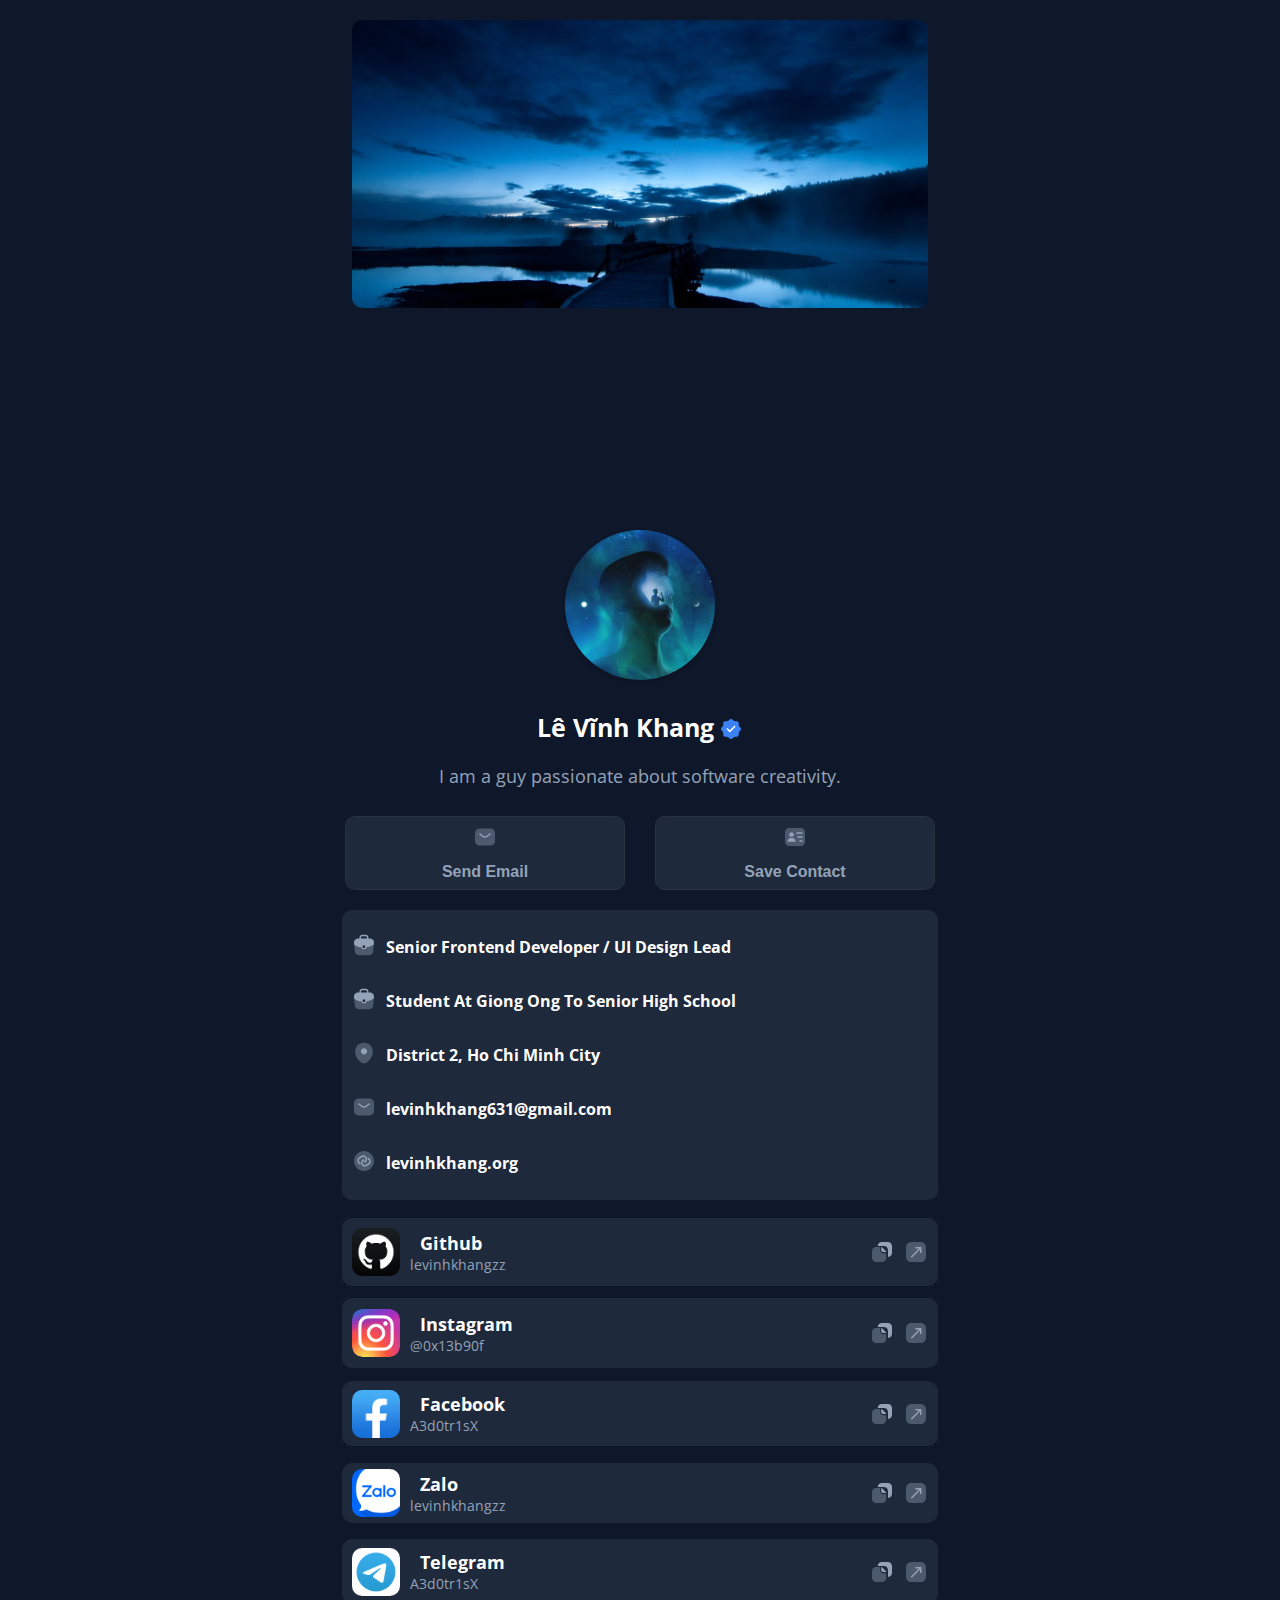
<file: index.html>
<!DOCTYPE html>
<html lang="en">

<head>
    <meta charset="UTF-8">
    <meta name="viewport" content="width=device-width, initial-scale=1.0">
    <link rel="stylesheet" href="styles.css">
    <title>Profile</title>
</head>

<body>
    <div class="profile-container">
        <div class="background"></div>
        <div class="avatar-container">
            <img src="assets/img/avatar/avatar.jpg" alt="Avatar" class="avatar">
            <div class="name-badge">
                <p class="username">Lê Vĩnh Khang</p>
                <span class="ml-2 verified-icon">
                    <svg width="24" height="24" viewBox="0 0 24 24" fill="none" xmlns="http://www.w3.org/2000/svg" class="text-blue-500">
                        <path d="M21.56 10.74L20.2 9.16C19.94 8.86 19.73 8.3 19.73 7.9V6.2C19.73 5.14 18.86 4.27 17.8 4.27H16.1C15.71 4.27 15.14 4.06 14.84 3.8L13.26 2.44C12.57 1.85 11.44 1.85 10.74 2.44L9.17 3.81C8.87 4.06 8.3 4.27 7.91 4.27H6.18C5.12 4.27 4.25 5.14 4.25 6.2V7.91C4.25 8.3 4.04 8.86 3.79 9.16L2.44 10.75C1.86 11.44 1.86 12.56 2.44 13.25L3.79 14.84C4.04 15.14 4.25 15.7 4.25 16.09V17.8C4.25 18.86 5.12 19.73 6.18 19.73H7.91C8.3 19.73 8.87 19.94 9.17 20.2L10.75 21.56C11.44 22.15 12.57 22.15 13.27 21.56L14.85 20.2C15.15 19.94 15.71 19.73 16.11 19.73H17.81C18.87 19.73 19.74 18.86 19.74 17.8V16.1C19.74 15.71 19.95 15.14 20.21 14.84L21.57 13.26C22.15 12.57 22.15 11.43 21.56 10.74Z" fill="currentColor"></path>
                        <path d="M11.33 14.94L16.16 10.11C16.45 9.82002 16.45 9.34002 16.16 9.05002C15.87 8.76002 15.39 8.76002 15.1 9.05002L10.8 13.35L8.91 11.46C8.62 11.17 8.14 11.17 7.85 11.46C7.56 11.75 7.56 12.23 7.85 12.52L10.27 14.94C10.41 15.08 10.6 15.16 10.8 15.16C11 15.16 11.19 15.08 11.33 14.94Z" fill="white"></path>
                    </svg>
                    <div class="tooltip">Verified</div>
                </span>
            </div>
            <p class="bio">I am a guy passionate about software creativity.</p>
            <div class="button-container">
                <a href="mailto:levinhkhang631@gmail.com" style="text-decoration: none;">
                    <button class="button send-email">
                        <span class="button-icon">
                            <svg width="24" height="24" viewBox="0 0 32 32" fill="none" xmlns="http://www.w3.org/2000/svg">
                                <path opacity="0.4" d="M22.6667 27.3333H9.33335C5.33335 27.3333 2.66669 25.3333 2.66669 20.6667V11.3333C2.66669 6.66666 5.33335 4.66666 9.33335 4.66666H22.6667C26.6667 4.66666 29.3334 6.66666 29.3334 11.3333V20.6667C29.3334 25.3333 26.6667 27.3333 22.6667 27.3333Z" fill="currentColor"></path>
                                <path d="M16 17.16C14.88 17.16 13.7467 16.8133 12.88 16.1067L8.70665 12.7733C8.27999 12.4267 8.19999 11.8 8.54666 11.3733C8.89333 10.9467 9.52 10.8667 9.94666 11.2133L14.12 14.5467C15.1333 15.36 16.8533 15.36 17.8666 14.5467L22.04 11.2133C22.4667 10.8667 23.1067 10.9333 23.44 11.3733C23.7867 11.8 23.72 12.44 23.28 12.7733L19.1067 16.1067C18.2533 16.8133 17.12 17.16 16 17.16Z" fill="currentColor"></path>
                            </svg>
                        </span>
                        Send Email
                    </button>
                </a>
                <a href="assets/contact/contact.vcf" style="text-decoration: none;">
                    <button class="button save-contact">
                        <span class="button-icon">
                            <svg width="32" height="32" viewBox="0 0 24 24" fill="none" xmlns="http://www.w3.org/2000/svg">
                                <path opacity="0.4" d="M18 3H6C3.79 3 2 4.78 2 6.97V17.03C2 19.22 3.79 21 6 21H18C20.21 21 22 19.22 22 17.03V6.97C22 4.78 20.21 3 18 3Z" fill="currentColor"></path>
                                <path d="M19 8.75H14C13.59 8.75 13.25 8.41 13.25 8C13.25 7.59 13.59 7.25 14 7.25H19C19.41 7.25 19.75 7.59 19.75 8C19.75 8.41 19.41 8.75 19 8.75Z" fill="currentColor"></path>
                                <path d="M19 12.75H15C14.59 12.75 14.25 12.41 14.25 12C14.25 11.59 14.59 11.25 15 11.25H19C19.41 11.25 19.75 11.59 19.75 12C19.75 12.41 19.41 12.75 19 12.75Z" fill="currentColor"></path>
                                <path d="M19 16.75H17C16.59 16.75 16.25 16.41 16.25 16C16.25 15.59 16.59 15.25 17 15.25H19C19.41 15.25 19.75 15.59 19.75 16C19.75 16.41 19.41 16.75 19 16.75Z" fill="currentColor"></path>
                                <path d="M8.49945 11.7899C9.77523 11.7899 10.8095 10.7557 10.8095 9.47992C10.8095 8.20414 9.77523 7.16992 8.49945 7.16992C7.22368 7.16992 6.18945 8.20414 6.18945 9.47992C6.18945 10.7557 7.22368 11.7899 8.49945 11.7899Z" fill="currentColor"></path>
                                <path d="M9.29954 13.1098C8.76954 13.0598 8.21954 13.0598 7.68954 13.1098C6.00954 13.2698 4.65954 14.5998 4.49954 16.2798C4.48954 16.4198 4.52954 16.5598 4.62954 16.6598C4.72954 16.7598 4.85954 16.8298 4.99954 16.8298H11.9995C12.1395 16.8298 12.2795 16.7698 12.3695 16.6698C12.4595 16.5698 12.5095 16.4298 12.4995 16.2898C12.3295 14.5998 10.9895 13.2698 9.29954 13.1098Z" fill="currentColor"></path>
                            </svg>
                        </span>
                        Save Contact
                    </button>
                </a>

            </div>
            <div class="rectangle" id="autoHeightRectangle">
                <div class="content-item">
                    <span class="text-slate-400">
                        <svg width="24" height="24" viewBox="0 0 24 24" fill="none" xmlns="http://www.w3.org/2000/svg">
                            <path d="M21.09 6.97999C20.24 6.03999 18.82 5.56999 16.76 5.56999H16.52V5.52999C16.52 3.84999 16.52 1.76999 12.76 1.76999H11.24C7.47998 1.76999 7.47998 3.85999 7.47998 5.52999V5.57999H7.23998C5.16998 5.57999 3.75998 6.04999 2.90998 6.98999C1.91998 8.08999 1.94998 9.56999 2.04998 10.58L2.05998 10.65L2.15998 11.7C2.16998 11.71 2.18998 11.73 2.20998 11.74C2.53998 11.96 2.87998 12.18 3.23998 12.38C3.37998 12.47 3.52998 12.55 3.67998 12.63C5.38998 13.57 7.26998 14.2 9.17998 14.51C9.26998 15.45 9.67998 16.55 11.87 16.55C14.06 16.55 14.49 15.46 14.56 14.49C16.6 14.16 18.57 13.45 20.35 12.41C20.41 12.38 20.45 12.35 20.5 12.32C20.96 12.06 21.39 11.78 21.81 11.47C21.83 11.46 21.85 11.44 21.86 11.42L21.9 11.06L21.95 10.59C21.96 10.53 21.96 10.48 21.97 10.41C22.05 9.39999 22.03 8.01999 21.09 6.97999ZM13.09 13.83C13.09 14.89 13.09 15.05 11.86 15.05C10.63 15.05 10.63 14.86 10.63 13.84V12.58H13.09V13.83ZM8.90998 5.56999V5.52999C8.90998 3.82999 8.90998 3.19999 11.24 3.19999H12.76C15.09 3.19999 15.09 3.83999 15.09 5.52999V5.57999H8.90998V5.56999Z" fill="currentColor"></path>
                            <path opacity="0.4" d="M20.5 12.3C20.45 12.33 20.4 12.36 20.35 12.39C18.57 13.43 16.6 14.13 14.56 14.47C14.48 15.43 14.06 16.53 11.87 16.53C9.67997 16.53 9.25997 15.44 9.17997 14.49C7.26997 14.19 5.38997 13.56 3.67997 12.61C3.52997 12.53 3.37997 12.45 3.23997 12.36C2.87997 12.16 2.53997 11.94 2.20997 11.72C2.18997 11.71 2.16997 11.69 2.15997 11.68L2.76997 18.19C2.97997 20.18 3.79997 22.23 8.19997 22.23H15.82C20.22 22.23 21.04 20.18 21.25 18.18L21.88 11.4C21.87 11.42 21.85 11.44 21.83 11.45C21.4 11.76 20.96 12.05 20.5 12.3Z" fill="currentColor"></path>
                        </svg>
                    </span>
                    <p class="rectangle-text">Senior Frontend Developer / UI Design Lead</p>
                </div>
                <div class="content-item">
                    <span class="text-slate-400">
                        <svg width="24" height="24" viewBox="0 0 24 24" fill="none" xmlns="http://www.w3.org/2000/svg">
                            <path d="M21.09 6.97999C20.24 6.03999 18.82 5.56999 16.76 5.56999H16.52V5.52999C16.52 3.84999 16.52 1.76999 12.76 1.76999H11.24C7.47998 1.76999 7.47998 3.85999 7.47998 5.52999V5.57999H7.23998C5.16998 5.57999 3.75998 6.04999 2.90998 6.98999C1.91998 8.08999 1.94998 9.56999 2.04998 10.58L2.05998 10.65L2.15998 11.7C2.16998 11.71 2.18998 11.73 2.20998 11.74C2.53998 11.96 2.87998 12.18 3.23998 12.38C3.37998 12.47 3.52998 12.55 3.67998 12.63C5.38998 13.57 7.26998 14.2 9.17998 14.51C9.26998 15.45 9.67998 16.55 11.87 16.55C14.06 16.55 14.49 15.46 14.56 14.49C16.6 14.16 18.57 13.45 20.35 12.41C20.41 12.38 20.45 12.35 20.5 12.32C20.96 12.06 21.39 11.78 21.81 11.47C21.83 11.46 21.85 11.44 21.86 11.42L21.9 11.06L21.95 10.59C21.96 10.53 21.96 10.48 21.97 10.41C22.05 9.39999 22.03 8.01999 21.09 6.97999ZM13.09 13.83C13.09 14.89 13.09 15.05 11.86 15.05C10.63 15.05 10.63 14.86 10.63 13.84V12.58H13.09V13.83ZM8.90998 5.56999V5.52999C8.90998 3.82999 8.90998 3.19999 11.24 3.19999H12.76C15.09 3.19999 15.09 3.83999 15.09 5.52999V5.57999H8.90998V5.56999Z" fill="currentColor"></path>
                            <path opacity="0.4" d="M20.5 12.3C20.45 12.33 20.4 12.36 20.35 12.39C18.57 13.43 16.6 14.13 14.56 14.47C14.48 15.43 14.06 16.53 11.87 16.53C9.67997 16.53 9.25997 15.44 9.17997 14.49C7.26997 14.19 5.38997 13.56 3.67997 12.61C3.52997 12.53 3.37997 12.45 3.23997 12.36C2.87997 12.16 2.53997 11.94 2.20997 11.72C2.18997 11.71 2.16997 11.69 2.15997 11.68L2.76997 18.19C2.97997 20.18 3.79997 22.23 8.19997 22.23H15.82C20.22 22.23 21.04 20.18 21.25 18.18L21.88 11.4C21.87 11.42 21.85 11.44 21.83 11.45C21.4 11.76 20.96 12.05 20.5 12.3Z" fill="currentColor"></path>
                        </svg>
                    </span>
                    <p class="rectangle-text">Student At Giong Ong To Senior High School</p>
                </div>
                <div class="content-item">
                    <span class="text-slate-400">
                        <svg width="24" height="24" viewBox="0 0 24 24" fill="none" xmlns="http://www.w3.org/2000/svg">
                            <path opacity="0.4" d="M20.62 8.45C19.57 3.83 15.54 1.75 12 1.75C12 1.75 12 1.75 11.99 1.75C8.45997 1.75 4.41997 3.82 3.36997 8.44C2.19997 13.6 5.35997 17.97 8.21997 20.72C9.27997 21.74 10.64 22.25 12 22.25C13.36 22.25 14.72 21.74 15.77 20.72C18.63 17.97 21.79 13.61 20.62 8.45Z" fill="currentColor"></path>
                            <path d="M12 13.46C13.7397 13.46 15.15 12.0497 15.15 10.31C15.15 8.57031 13.7397 7.16 12 7.16C10.2603 7.16 8.84998 8.57031 8.84998 10.31C8.84998 12.0497 10.2603 13.46 12 13.46Z" fill="currentColor"></path>
                        </svg>
                    </span>
                    <p class="rectangle-text">District 2, Ho Chi Minh City</p>
                </div>
                <div class="content-item">
                    <span class="text-slate-400">
                        <svg width="24" height="24" viewBox="0 0 32 32" fill="none" xmlns="http://www.w3.org/2000/svg">
                            <path opacity="0.4" d="M22.6667 27.3333H9.33335C5.33335 27.3333 2.66669 25.3333 2.66669 20.6667V11.3333C2.66669 6.66666 5.33335 4.66666 9.33335 4.66666H22.6667C26.6667 4.66666 29.3334 6.66666 29.3334 11.3333V20.6667C29.3334 25.3333 26.6667 27.3333 22.6667 27.3333Z" fill="currentColor"></path>
                            <path d="M16 17.16C14.88 17.16 13.7467 16.8133 12.88 16.1067L8.70665 12.7733C8.27999 12.4267 8.19999 11.8 8.54666 11.3733C8.89333 10.9467 9.52 10.8667 9.94666 11.2133L14.12 14.5467C15.1333 15.36 16.8533 15.36 17.8666 14.5467L22.04 11.2133C22.4667 10.8667 23.1067 10.9333 23.44 11.3733C23.7867 11.8 23.72 12.44 23.28 12.7733L19.1067 16.1067C18.2533 16.8133 17.12 17.16 16 17.16Z" fill="currentColor"></path>
                        </svg>
                    </span>
                    <p class="rectangle-text"><a href="mailto:levinhkhang631@gmail.com" target="_blank" class="link-style">levinhkhang631@gmail.com</a></p>
                </div>
                <div class="content-item">
                    <span class="text-slate-400">
                        <svg width="24" height="24" viewBox="0 0 24 24" fill="none" xmlns="http://www.w3.org/2000/svg">
                            <path opacity="0.4" d="M12 22C17.5228 22 22 17.5228 22 12C22 6.47715 17.5228 2 12 2C6.47715 2 2 6.47715 2 12C2 17.5228 6.47715 22 12 22Z" fill="currentColor"></path>
                            <path d="M7.93974 15.2599C7.84974 15.2599 7.76973 15.2499 7.67973 15.2099C6.86973 14.9099 6.18973 14.3199 5.75973 13.5499C4.75973 11.7499 5.37974 9.39992 7.12974 8.30992L9.46974 6.85991C10.3297 6.32991 11.3397 6.16994 12.2997 6.41994C13.2597 6.66994 14.0697 7.29992 14.5597 8.17992C15.5597 9.97992 14.9397 12.3299 13.1897 13.4199L12.9297 13.6099C12.5897 13.8499 12.1197 13.7699 11.8797 13.4399C11.6397 13.0999 11.7197 12.6299 12.0497 12.3899L12.3597 12.1699C13.4797 11.4699 13.8597 10.0199 13.2497 8.90993C12.9597 8.38993 12.4897 8.01992 11.9297 7.86992C11.3697 7.71992 10.7797 7.80993 10.2697 8.12993L7.92973 9.57991C6.84973 10.2499 6.46974 11.6999 7.07974 12.8199C7.32974 13.2699 7.72974 13.6199 8.20974 13.7999C8.59974 13.9399 8.79973 14.3699 8.64973 14.7599C8.53973 15.0699 8.24974 15.2599 7.93974 15.2599Z" fill="currentColor"></path>
                            <path d="M12.66 17.6501C12.36 17.6501 12.05 17.6101 11.75 17.5301C10.79 17.2801 9.97997 16.6501 9.49997 15.7701C8.49997 13.9701 9.11996 11.6201 10.87 10.5301L11.13 10.3401C11.47 10.1001 11.94 10.1801 12.18 10.5101C12.42 10.8501 12.34 11.3201 12.01 11.5601L11.7 11.7801C10.58 12.4801 10.2 13.9301 10.81 15.0401C11.1 15.5601 11.57 15.9301 12.13 16.0801C12.69 16.2301 13.28 16.1401 13.79 15.8201L16.13 14.3701C17.21 13.7001 17.59 12.2501 16.98 11.1301C16.73 10.6801 16.33 10.3301 15.85 10.1501C15.46 10.0101 15.26 9.58011 15.41 9.19011C15.55 8.80011 15.99 8.60011 16.37 8.75011C17.18 9.05011 17.86 9.64012 18.29 10.4101C19.29 12.2101 18.67 14.5601 16.92 15.6501L14.58 17.1001C13.99 17.4601 13.33 17.6501 12.66 17.6501Z" fill="currentColor"></path>
                        </svg>
                    </span>
                    <p class="rectangle-text"><a href="https://levinhkhang.org" target="_blank" class="link-style">levinhkhang.org</a></p>
                </div>
            </div>
            <div class="rectangle-cc" id="autoHeightRectangle">
                <div class="app-container">
                    <img src="assets/img/icon/GITHUB.png" class="linkedin-icon">
                    <div class="text-container">
                        <span class="app-name">Github</span>
                        <span class="username-1">levinhkhangzz</span>
                    </div>
                </div>
                <div class="icons-container">
                    <svg class="icon copy-icon" onclick="copyLinkToClipboardc()" width="24" height="24" viewBox="0 0 24 24" fill="none" xmlns="http://www.w3.org/2000/svg">
                        <path opacity="0.4" d="M15.5 13.15H13.33C11.55 13.15 10.1 11.71 10.1 9.92V7.75C10.1 7.34 9.77 7 9.35 7H6.18C3.87 7 2 8.5 2 11.18V17.82C2 20.5 3.87 22 6.18 22H12.07C14.38 22 16.25 20.5 16.25 17.82V13.9C16.25 13.48 15.91 13.15 15.5 13.15Z" fill="currentColor"></path>
                        <path d="M17.82 2H15.85H14.76H11.93C9.67001 2 7.84001 3.44 7.76001 6.01C7.82001 6.01 7.87001 6 7.93001 6H10.76H11.85H13.82C16.13 6 18 7.5 18 10.18V12.15V14.86V16.83C18 16.89 17.99 16.94 17.99 16.99C20.22 16.92 22 15.44 22 12.83V10.86V8.15V6.18C22 3.5 20.13 2 17.82 2Z" fill="currentColor"></path>
                        <path d="M11.98 7.15C11.67 6.84 11.14 7.05 11.14 7.48V10.1C11.14 11.2 12.07 12.1 13.21 12.1C13.92 12.11 14.91 12.11 15.76 12.11C16.19 12.11 16.41 11.61 16.11 11.31C15.02 10.22 13.08 8.27 11.98 7.15Z" fill="currentColor"></path>
                    </svg>
                    <svg class="icon navigate-icon" onclick="navigateToLinkc()" width="24" height="24" viewBox="0 0 24 24" fill="none" xmlns="http://www.w3.org/2000/svg">
                        <path opacity="0.4" d="M16.19 2H7.81C4.17 2 2 4.17 2 7.81V16.18C2 19.83 4.17 22 7.81 22H16.18C19.82 22 21.99 19.83 21.99 16.19V7.81C22 4.17 19.83 2 16.19 2Z" fill="currentColor"></path>
                        <path d="M16.748 7H11.918C11.508 7 11.168 7.34 11.168 7.75C11.168 8.16 11.508 8.5 11.918 8.5H14.938L7.21805 16.22C6.92805 16.51 6.92805 16.99 7.21805 17.28C7.36805 17.43 7.55805 17.5 7.74805 17.5C7.93805 17.5 8.12805 17.43 8.27805 17.28L15.998 9.56V12.58C15.998 12.99 16.338 13.33 16.748 13.33C17.158 13.33 17.498 12.99 17.498 12.58V7.75C17.498 7.34 17.158 7 16.748 7Z" fill="currentColor"></path>
                    </svg>
                </div>
                <script>
                    function copyLinkToClipboardc() {
                        var textArea = document.createElement("textarea");
                        textArea.value = 'https://github.com/levinhkhangzz'; // The link to be copied
                        document.body.appendChild(textArea);
                        textArea.select();
                        document.execCommand("Copy");
                        textArea.remove();
                        alert('Link copied to clipboard!');
                    }
                    
                    function navigateToLinkc() {
                        window.open('https://github.com/levinhkhangzz', '_blank'); 
                    }
                    
                    </script>
                
            </div>
            <div class="rectangle-ccc" id="autoHeightRectangle">
                <div class="app-container">
                    <img src="assets/img/icon/instagram.png" class="linkedin-icon">
                    <div class="text-container">
                        <span class="app-name">Instagram</span>
                        <span class="username-1"> @0x13b90f</span>
                    </div>
                </div>
                <div class="icons-container">
                    <svg class="icon copy-icon" onclick="copyLinkToClipboardcc()" width="24" height="24" viewBox="0 0 24 24" fill="none" xmlns="http://www.w3.org/2000/svg">
                        <path opacity="0.4" d="M15.5 13.15H13.33C11.55 13.15 10.1 11.71 10.1 9.92V7.75C10.1 7.34 9.77 7 9.35 7H6.18C3.87 7 2 8.5 2 11.18V17.82C2 20.5 3.87 22 6.18 22H12.07C14.38 22 16.25 20.5 16.25 17.82V13.9C16.25 13.48 15.91 13.15 15.5 13.15Z" fill="currentColor"></path>
                        <path d="M17.82 2H15.85H14.76H11.93C9.67001 2 7.84001 3.44 7.76001 6.01C7.82001 6.01 7.87001 6 7.93001 6H10.76H11.85H13.82C16.13 6 18 7.5 18 10.18V12.15V14.86V16.83C18 16.89 17.99 16.94 17.99 16.99C20.22 16.92 22 15.44 22 12.83V10.86V8.15V6.18C22 3.5 20.13 2 17.82 2Z" fill="currentColor"></path>
                        <path d="M11.98 7.15C11.67 6.84 11.14 7.05 11.14 7.48V10.1C11.14 11.2 12.07 12.1 13.21 12.1C13.92 12.11 14.91 12.11 15.76 12.11C16.19 12.11 16.41 11.61 16.11 11.31C15.02 10.22 13.08 8.27 11.98 7.15Z" fill="currentColor"></path>
                    </svg>
                    <svg class="icon navigate-icon" onclick="navigateToLinkcc()" width="24" height="24" viewBox="0 0 24 24" fill="none" xmlns="http://www.w3.org/2000/svg">
                        <path opacity="0.4" d="M16.19 2H7.81C4.17 2 2 4.17 2 7.81V16.18C2 19.83 4.17 22 7.81 22H16.18C19.82 22 21.99 19.83 21.99 16.19V7.81C22 4.17 19.83 2 16.19 2Z" fill="currentColor"></path>
                        <path d="M16.748 7H11.918C11.508 7 11.168 7.34 11.168 7.75C11.168 8.16 11.508 8.5 11.918 8.5H14.938L7.21805 16.22C6.92805 16.51 6.92805 16.99 7.21805 17.28C7.36805 17.43 7.55805 17.5 7.74805 17.5C7.93805 17.5 8.12805 17.43 8.27805 17.28L15.998 9.56V12.58C15.998 12.99 16.338 13.33 16.748 13.33C17.158 13.33 17.498 12.99 17.498 12.58V7.75C17.498 7.34 17.158 7 16.748 7Z" fill="currentColor"></path>
                    </svg>
                </div>
                <script>
                    function copyLinkToClipboardcc() {
                        var textArea = document.createElement("textarea");
                        textArea.value = 'https://instagram.com/0x13b90f'; // The link to be copied
                        document.body.appendChild(textArea);
                        textArea.select();
                        document.execCommand("Copy");
                        textArea.remove();
                        alert('Link copied to clipboard!');
                    }
                    
                    function navigateToLinkcc() {
                        window.open('https://instagram.com/0x13b90f', '_blank'); 
                    }
                    
                    </script>
                
            </div>
   
                    
                <div class="rectangle-ccccc" id="autoHeightRectangle">
                    <div class="app-container">
                        <img src="assets/img/icon/Facebook-200x200.jpg" class="linkedin-icon">
                        <div class="text-container">
                            <span class="app-name">Facebook</span>
                            <span class="username-1">A3d0tr1sX</span>
                        </div>
                    </div>
                    <div class="icons-container">
                        <svg class="icon copy-icon" onclick="copyLinkToClipboardccc()" width="24" height="24" viewBox="0 0 24 24" fill="none" xmlns="http://www.w3.org/2000/svg">
                            <path opacity="0.4" d="M15.5 13.15H13.33C11.55 13.15 10.1 11.71 10.1 9.92V7.75C10.1 7.34 9.77 7 9.35 7H6.18C3.87 7 2 8.5 2 11.18V17.82C2 20.5 3.87 22 6.18 22H12.07C14.38 22 16.25 20.5 16.25 17.82V13.9C16.25 13.48 15.91 13.15 15.5 13.15Z" fill="currentColor"></path>
                            <path d="M17.82 2H15.85H14.76H11.93C9.67001 2 7.84001 3.44 7.76001 6.01C7.82001 6.01 7.87001 6 7.93001 6H10.76H11.85H13.82C16.13 6 18 7.5 18 10.18V12.15V14.86V16.83C18 16.89 17.99 16.94 17.99 16.99C20.22 16.92 22 15.44 22 12.83V10.86V8.15V6.18C22 3.5 20.13 2 17.82 2Z" fill="currentColor"></path>
                            <path d="M11.98 7.15C11.67 6.84 11.14 7.05 11.14 7.48V10.1C11.14 11.2 12.07 12.1 13.21 12.1C13.92 12.11 14.91 12.11 15.76 12.11C16.19 12.11 16.41 11.61 16.11 11.31C15.02 10.22 13.08 8.27 11.98 7.15Z" fill="currentColor"></path>
                        </svg>
                        <svg class="icon navigate-icon" onclick="navigateToLinkccc()" width="24" height="24" viewBox="0 0 24 24" fill="none" xmlns="http://www.w3.org/2000/svg">
                            <path opacity="0.4" d="M16.19 2H7.81C4.17 2 2 4.17 2 7.81V16.18C2 19.83 4.17 22 7.81 22H16.18C19.82 22 21.99 19.83 21.99 16.19V7.81C22 4.17 19.83 2 16.19 2Z" fill="currentColor"></path>
                            <path d="M16.748 7H11.918C11.508 7 11.168 7.34 11.168 7.75C11.168 8.16 11.508 8.5 11.918 8.5H14.938L7.21805 16.22C6.92805 16.51 6.92805 16.99 7.21805 17.28C7.36805 17.43 7.55805 17.5 7.74805 17.5C7.93805 17.5 8.12805 17.43 8.27805 17.28L15.998 9.56V12.58C15.998 12.99 16.338 13.33 16.748 13.33C17.158 13.33 17.498 12.99 17.498 12.58V7.75C17.498 7.34 17.158 7 16.748 7Z" fill="currentColor"></path>
                        </svg>
                    </div>
                    <script>
                        function copyLinkToClipboardccc() {
                            var textArea = document.createElement("textarea");
                            textArea.value = 'https://www.facebook.com/A3d0tr1sX/'; // The link to be copied
                            document.body.appendChild(textArea);
                            textArea.select();
                            document.execCommand("Copy");
                            textArea.remove();
                            alert('Link copied to clipboard!');
                        }
                        
                        function navigateToLinkccc() {
                            window.open('https://www.facebook.com/A3d0tr1sX/', '_blank'); 
                        }
                        
                        </script>
                </div>
                <div class="rectanglea">
                    <div class="app-container">
                        <img src="assets/img/icon/ZALO.png" class="linkedin-icon">
                        <div class="text-container">
                            <span class="app-name">Zalo</span>
                            <span class="username-1">levinhkhangzz</span>
                        </div>
                    </div>
                    <div class="icons-container">
                        <svg class="icon copy-icon" onclick="copyLinkToClipboardcccc()" width="24" height="24" viewBox="0 0 24 24" fill="none" xmlns="http://www.w3.org/2000/svg">
                            <path opacity="0.4" d="M15.5 13.15H13.33C11.55 13.15 10.1 11.71 10.1 9.92V7.75C10.1 7.34 9.77 7 9.35 7H6.18C3.87 7 2 8.5 2 11.18V17.82C2 20.5 3.87 22 6.18 22H12.07C14.38 22 16.25 20.5 16.25 17.82V13.9C16.25 13.48 15.91 13.15 15.5 13.15Z" fill="currentColor"></path>
                            <path d="M17.82 2H15.85H14.76H11.93C9.67001 2 7.84001 3.44 7.76001 6.01C7.82001 6.01 7.87001 6 7.93001 6H10.76H11.85H13.82C16.13 6 18 7.5 18 10.18V12.15V14.86V16.83C18 16.89 17.99 16.94 17.99 16.99C20.22 16.92 22 15.44 22 12.83V10.86V8.15V6.18C22 3.5 20.13 2 17.82 2Z" fill="currentColor"></path>
                            <path d="M11.98 7.15C11.67 6.84 11.14 7.05 11.14 7.48V10.1C11.14 11.2 12.07 12.1 13.21 12.1C13.92 12.11 14.91 12.11 15.76 12.11C16.19 12.11 16.41 11.61 16.11 11.31C15.02 10.22 13.08 8.27 11.98 7.15Z" fill="currentColor"></path>
                        </svg>
                        <svg class="icon navigate-icon" onclick="navigateToLinkcccc()" width="24" height="24" viewBox="0 0 24 24" fill="none" xmlns="http://www.w3.org/2000/svg">
                            <path opacity="0.4" d="M16.19 2H7.81C4.17 2 2 4.17 2 7.81V16.18C2 19.83 4.17 22 7.81 22H16.18C19.82 22 21.99 19.83 21.99 16.19V7.81C22 4.17 19.83 2 16.19 2Z" fill="currentColor"></path>
                            <path d="M16.748 7H11.918C11.508 7 11.168 7.34 11.168 7.75C11.168 8.16 11.508 8.5 11.918 8.5H14.938L7.21805 16.22C6.92805 16.51 6.92805 16.99 7.21805 17.28C7.36805 17.43 7.55805 17.5 7.74805 17.5C7.93805 17.5 8.12805 17.43 8.27805 17.28L15.998 9.56V12.58C15.998 12.99 16.338 13.33 16.748 13.33C17.158 13.33 17.498 12.99 17.498 12.58V7.75C17.498 7.34 17.158 7 16.748 7Z" fill="currentColor"></path>
                        </svg>
                    </div>
                </div>
                <script>
                    function copyLinkToClipboardcccc() {
                        var textArea = document.createElement("textarea");
                        textArea.value = 'https://zalo.me/levinhkhangzz'; // The link to be copied
                        document.body.appendChild(textArea);
                        textArea.select();
                        document.execCommand("Copy");
                        textArea.remove();
                        alert('Link copied to clipboard!');
                    }
                    
                    function navigateToLinkcccc() {
                        window.open('https://zalo.me/levinhkhangzz', '_blank'); 
                    }
                    
                    </script>


                <div class="aduvjp">
                    <div class="app-container">
                        <img src="assets/img/icon/telegram.png" class="linkedin-icon">
                        <div class="text-container">
                            <span class="app-name">Telegram</span>
                            <span class="username-1">A3d0tr1sX</span>
                        </div>
                    </div>
                    <div class="icons-container">
                        <svg class="icon copy-icon" onclick="copyLinkToClipboardccccc()" width="24" height="24" viewBox="0 0 24 24" fill="none" xmlns="http://www.w3.org/2000/svg">
                            <path opacity="0.4" d="M15.5 13.15H13.33C11.55 13.15 10.1 11.71 10.1 9.92V7.75C10.1 7.34 9.77 7 9.35 7H6.18C3.87 7 2 8.5 2 11.18V17.82C2 20.5 3.87 22 6.18 22H12.07C14.38 22 16.25 20.5 16.25 17.82V13.9C16.25 13.48 15.91 13.15 15.5 13.15Z" fill="currentColor"></path>
                            <path d="M17.82 2H15.85H14.76H11.93C9.67001 2 7.84001 3.44 7.76001 6.01C7.82001 6.01 7.87001 6 7.93001 6H10.76H11.85H13.82C16.13 6 18 7.5 18 10.18V12.15V14.86V16.83C18 16.89 17.99 16.94 17.99 16.99C20.22 16.92 22 15.44 22 12.83V10.86V8.15V6.18C22 3.5 20.13 2 17.82 2Z" fill="currentColor"></path>
                            <path d="M11.98 7.15C11.67 6.84 11.14 7.05 11.14 7.48V10.1C11.14 11.2 12.07 12.1 13.21 12.1C13.92 12.11 14.91 12.11 15.76 12.11C16.19 12.11 16.41 11.61 16.11 11.31C15.02 10.22 13.08 8.27 11.98 7.15Z" fill="currentColor"></path>
                        </svg>
                        <svg class="icon navigate-icon" onclick="navigateToLinkccccc()" width="24" height="24" viewBox="0 0 24 24" fill="none" xmlns="http://www.w3.org/2000/svg">
                            <path opacity="0.4" d="M16.19 2H7.81C4.17 2 2 4.17 2 7.81V16.18C2 19.83 4.17 22 7.81 22H16.18C19.82 22 21.99 19.83 21.99 16.19V7.81C22 4.17 19.83 2 16.19 2Z" fill="currentColor"></path>
                            <path d="M16.748 7H11.918C11.508 7 11.168 7.34 11.168 7.75C11.168 8.16 11.508 8.5 11.918 8.5H14.938L7.21805 16.22C6.92805 16.51 6.92805 16.99 7.21805 17.28C7.36805 17.43 7.55805 17.5 7.74805 17.5C7.93805 17.5 8.12805 17.43 8.27805 17.28L15.998 9.56V12.58C15.998 12.99 16.338 13.33 16.748 13.33C17.158 13.33 17.498 12.99 17.498 12.58V7.75C17.498 7.34 17.158 7 16.748 7Z" fill="currentColor"></path>
                        </svg>
                    </div>
                </div>
                <script>
                    function copyLinkToClipboardccccc() {
                        var textArea = document.createElement("textarea");
                        textArea.value = 'https://t.me/A3d0tr1sX'; // The link to be copied
                        document.body.appendChild(textArea);
                        textArea.select();
                        document.execCommand("Copy");
                        textArea.remove();
                        alert('Link copied to clipboard!');
                    }
                    
                    function navigateToLinkccccc() {
                        window.open('https://t.me/A3d0tr1sX', '_blank'); 
                    }
                    
                    </script>
                </div>

                
</body>
</html>
</file>
<file: styles.css>
@import url('https://fonts.googleapis.com/css2?family=Open+Sans:ital,wght@0,300;0,400;0,500;0,600;0,700;0,800;1,300;1,400;1,500;1,600;1,700;1,800&display=swap');
@import url('https://fonts.googleapis.com/css2?family=Roboto:wght@100&display=swap');
/* Cho điện thoại và các thiết bị màn hình nhỏ */
@media (max-width: 768px) {
    .container {
        padding: 10px;
    }
}

/* Cho điện thoại kích thước lớn hơn (ví dụ: tablet) */
@media (min-width: 769px) and (max-width: 1024px) {
    .container {
        padding: 15px;
    }
}
html, body {
    margin: 0;
    padding: 0;
    text-decoration: none;
    background-color: #0f172a;
    font-family: 'Open Sans', sans-serif;
}

.profile-container {
    display: flex; /* Sử dụng flexbox */
    justify-content: space-between; /* Chia đôi thành hai phần bên trái và bên phải */
    position: relative;
    width: 576px;
    height: 288px;
    border-radius: 10px;
    margin: 20px auto;
}

.background {
    width: 100%;
    height: 100%;
    background: url('assets/img/background/R.jpg') center center / cover no-repeat;
    border-radius: 10px;
}

.avatar-container {
    position: absolute;
    display: flex;
    flex-direction: column; 
    align-items: center;
    width: 100%;
    bottom: -1200px;
}


.avatar {
    width: 150px;
    height: 150px;
    border-radius: 50%;
    box-shadow: 0 2px 4px rgba(0,0,0,0.2);
}

.name-badge {
    display: flex;
    align-items: center; 
}

.username {
    margin-top: 10px;
    margin-right: 5px; 
    color: #ffffff;
    font-weight: bold;
    font-size: 25px;
    position: relative; 
    top: 20px; 
}

.text-blue-500 {
    color: #3B82F6; 
    margin-bottom: -20px; 
}
.bio {
    margin-top: 15px;  
    color: #94a3b8;
    font-size: 18px;
    text-align: center;
}
.verified-icon {
    position: relative;
    cursor: pointer;  
}

.tooltip {
    position: absolute;
    bottom: 20px;
    left: 50%;
    transform: translateX(-50%);
    background-color: #333;
    color: #fff;
    padding: 5px 10px;
    border-radius: 5px;
    font-size: 14px;
    display: none;
    white-space: nowrap; 
    z-index: 10;
}

.verified-icon:hover .tooltip {
    display: block;
}
.rectangle {
    clear: both;
    width: 576px;
    transform: translateY(20px);
    background-color: #1e293b;
    border-radius: 10px;
    text-align: left;
    padding: 10px;
    display: inline-block;
    overflow: hidden;
    align-items: center; /* Căn giữa biểu tượng và văn bản theo chiều dọc */
}
.rectangle-cc {
    clear: both;
    width: 576px;
    transform: translateY(38px);
    background-color: #1e293b;
    border-radius: 10px;
    text-align: left;
    padding: 10px;
    display: flex;
    justify-content: space-between;
    align-items: center;
    overflow: hidden;
}

.rectangle-ccc {
    clear: both;
    width: 576px;
    height: 50px;
    transform: translateY(50px);
    background-color: #1e293b;
    border-radius: 10px;
    text-align: left;
    padding: 10px;
    display: flex;
    justify-content: space-between;
    align-items: center;
    overflow: hidden;
}

.rectangle-ccccc {
    clear: both;
    width: 576px;
    height: 45px;
    transform: translateY(63px);
    background-color: #1e293b;
    border-radius: 10px;
    text-align: left;
    padding: 10px;
    display: flex;
    justify-content: space-between;
    align-items: center;
    overflow: hidden;
}


.rectanglea {
    clear: both;
    width: 576px;
    height: 40px;
    transform: translateY(80px);
    background-color: #1e293b;
    border-radius: 10px;
    text-align: left;
    padding: 10px;
    display: flex;
    justify-content: space-between;
    align-items: center;
    overflow: hidden;
    
}
.aduvjp {
    clear: both;
    width: 576px;
    height: 45px;
    transform: translateY(96px);
    background-color: #1e293b;
    border-radius: 10px;
    text-align: left;
    padding: 10px;
    display: flex;
    justify-content: space-between;
    align-items: center;
    overflow: hidden;
    
}
.copyright {
    font-size: 20px;
    transform: translateY(90px);
    color:#94a3b8;
    font-family: 'Roboto', sans-serif;
    font-weight: 100;
    padding: 3px;
}
@font-face {
    font-family: 'AquireBold';
    src: url('assets/fonts/AquireBold-8Ma60.otf') format('opentype');
}


h2 {
    text-align: center;
    display: flex;
    justify-content: center; /* căn giữa theo chiều ngang */
    align-items: center;     /* căn giữa theo chiều dọc */
}
h3 {
    font-size: 30px;
    text-align: center;
    display: flex;
    justify-content: center; /* căn giữa theo chiều ngang */
    align-items: center;     /* căn giữa theo chiều dọc */
    font-family: 'AquireBold', sans-serif;
    color: #ffffff;
}
.aduvjpp {
    clear: both;
    width: 576px;
    height: 300px;
    transform: translateY(110px);
    background-color: #1e293b;
    border-radius: 10px;
    text-align: left;
    padding: 10px;
    display: flex;
    justify-content: space-between;
    align-items: center;
    overflow: hidden;
    flex-direction: column;
    
}


.linkedin-icon {
    width: 48px;
    height: 48px;
    border-radius: 10px;
}
.icon {
    margin-left: 10px;
    color: #94a3b8;
}
.icons-container {
    display: flex;
    align-items: center; 
}
.iconss-container {
    margin-left: 10px;
}
.app-container {
    display: flex;
    align-items: center;
}
.app-name {
    margin-left: 10px;
    color: #ffffff; 
    font-weight: bold;
    font-size: 18px;
}
.text-container {
    display: flex;
    flex-direction: column;
    margin-left: 10px;
}
.username-1 {
    color: #94a3b8; /* Color for the username */
    font-size: 14px; /* Font size for the username */
}

.text-slate-400 {
    color: #94a3b8; /* Màu của biểu tượng */
}

.rectangle-text {
    color: #fff;
    font-weight: bold;
    display: block;
    margin-left: 10px; /* Khoảng cách giữa biểu tượng và văn bản */
}
.content-item {
    display: flex;
    align-items: center;
}

/* Chắc chắn rằng dòng cuối cùng không có khoảng cách dưới cùng */
.rectangle .content-item:last-child {
    margin-bottom: 0;
}
.link-style {
    text-decoration: none;  /* Loại bỏ gạch chân */
    color: #fff;            /* Màu trắng cho văn bản */
}

.link-style:hover {
    text-decoration: underline;  /* Thêm gạch chân khi di chuột qua */
}
.button-container {
    display: flex;
    gap: 30px;
    margin-top: 10px;
}

.button {
    background-color: #1e293b;
    color: #94a3b8;
    font-weight: bold;
    border: 0.1px solid #2a323f; /* Thêm viền 2px màu trắng */
    padding: 20px 20px;
    border-radius: 10px;
    display: flex;
    flex-direction: column;
    align-items: center;
    justify-content: center;
    font-size: 16px;
    cursor: pointer;
    transition: border 0.3s ease;
}

.button-icon {
    margin-bottom: 10px;
}

.button:hover {
    border: 0.1px solid #94a3b8; /* Thêm viền 2px màu trắng */
}

.send-email svg, .save-contact svg {
    width: 24px;
    height: 24px;
    fill: #fff;
}

.send-email, .save-contact {
    width: 280px;
    height: 74px;
}
.aduvjpp {
    clear: both;
    width: 576px;
    height: 150px;
    text-decoration: none;
    background-color: #1e293b;
    border-radius: 10px;
    text-align: left;
    padding: 20px;  /* Tăng padding để nội dung không dính vào biên */
    display: flex;
    flex-direction: column;
    gap: 20px;  /* Thêm khoảng cách giữa các phần tử con */
}

.top-row {
    display: flex;
    justify-content: space-between;
    width: 100%;
    gap: 20px;  /* Thêm khoảng cách giữa các phần tử con */
}

.bank-logo {
    width: 50px;
    height: 50px;
}

.account-info {
    flex: 1;
    color: #94a3b8;
    font-family: 'Open Sans', sans-serif;
    text-decoration: none;
    margin-left: 10px;  /* Thêm khoảng cách giữa logo và thông tin tài khoản */
}

.momo, .mbbank {
    font-weight: bold;
    font-family: 'Open Sans', sans-serif;
    color: #ffffff;
}

.mbbank-logo {
    width: 50px;
    height: 50px;
    border-radius: 10px;
}

.bank-container {
    display: flex;
    align-items: center;
    text-decoration: none;
    gap: 10px;  /* Thêm khoảng cách giữa các phần tử con */
}

.account-number {
    display: flex;
    text-decoration: none;
    align-items: center;
    justify-content: space-between;
}
</file>
